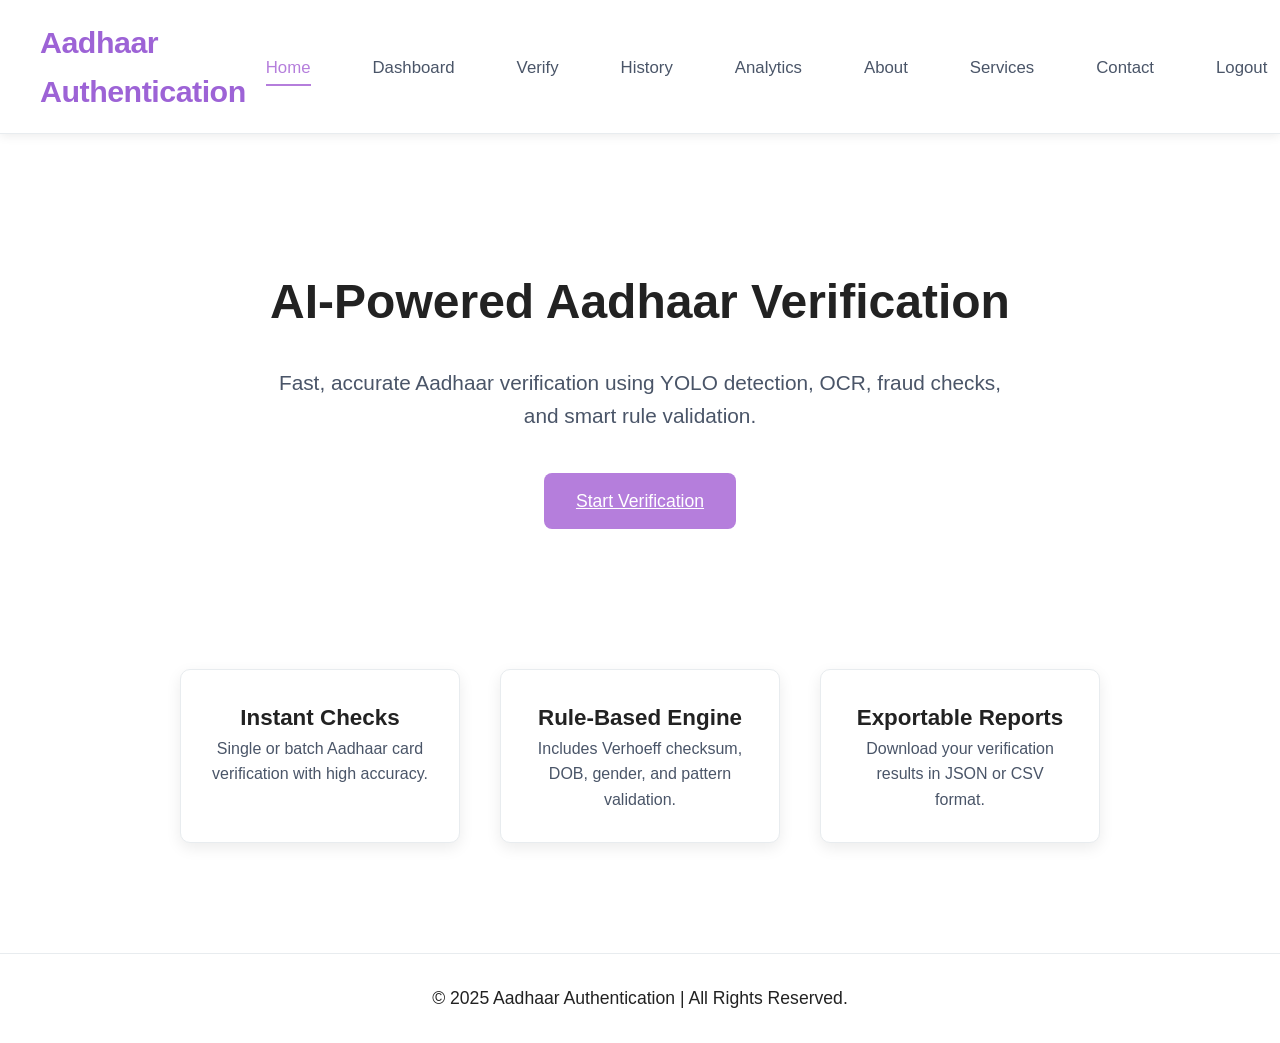
<file: AI-OCR-Document-Verification-main/frontend/index.html>
<!DOCTYPE html>
<html lang="en">

<head>
    <meta charset="UTF-8" />
    <meta name="viewport" content="width=device-width, initial-scale=1.0" />

    <title>Aadhaar Authentication - Home</title>

    <!-- PREVENT THEME FLASH -->
    <script>
        (function () {
            if (localStorage.getItem("theme") === "dark") {
                document.documentElement.classList.add("dark");
            }
        })();
    </script>

    <link rel="stylesheet" href="css/style.css" />
</head>

<body>

<!-- UNIVERSAL HEADER -->
<header>
    <h1 class="logo">Aadhaar Authentication</h1>

    <div class="header-right">
        <nav>
            <a href="index.html" id="nav-home">Home</a>
            <a href="dashboard.html" id="nav-dashboard">Dashboard</a>
            <a href="verify-enhanced.html" id="nav-verify">Verify</a>
            <a href="history.html" id="nav-history">History</a>
            <a href="analytics.html" id="nav-analytics">Analytics</a>
            <a href="about.html" id="nav-about">About</a>
            <a href="services.html" id="nav-services">Services</a>
            <a href="contact.html" id="nav-contact">Contact</a>
            <a id="logoutLink" href="#">Logout</a>
        </nav>

        <div class="theme-toggle">
            <button id="themeBtn" class="theme-btn">🌙</button>

            <div id="themeMenu" class="theme-menu hidden">
                <div class="theme-option" data-theme="light">☀️ Light Mode</div>
                <div class="theme-option" data-theme="dark">🌙 Dark Mode</div>
            </div>
        </div>
    </div>
</header>

<!-- AUTO HIGHLIGHT ACTIVE PAGE -->
<script>
    const page = window.location.pathname.split("/").pop();

    const navMap = {
        "index.html": "nav-home",
        "dashboard.html": "nav-dashboard",
        "verify-enhanced.html": "nav-verify",
        "history.html": "nav-history",
        "analytics.html": "nav-analytics",
        "about.html": "nav-about",
        "services.html": "nav-services",
        "contact.html": "nav-contact"
    };

    if (navMap[page]) {
        document.getElementById(navMap[page]).classList.add("active");
    }
</script>

<!-- MAIN CONTENT -->
<main class="main-content">

    <!-- HERO SECTION -->
    <section class="hero">
        <h2>AI-Powered Aadhaar Verification</h2>
        <p>Fast, accurate Aadhaar verification using YOLO detection, OCR, fraud checks, and smart rule validation.</p>
        <a href="services.html" class="btn">Start Verification</a>
    </section>

    <!-- FEATURES SECTION -->
    <section class="features">
        <div>
            <h3>Instant Checks</h3>
            <p>Single or batch Aadhaar card verification with high accuracy.</p>
        </div>

        <div>
            <h3>Rule-Based Engine</h3>
            <p>Includes Verhoeff checksum, DOB, gender, and pattern validation.</p>
        </div>

        <div>
            <h3>Exportable Reports</h3>
            <p>Download your verification results in JSON or CSV format.</p>
        </div>
    </section>

</main>

<!-- FOOTER -->
<footer>
    <p>© 2025 Aadhaar Authentication | All Rights Reserved.</p>
</footer>

<script src="js/script.js"></script>

</body>
</html>
</file>
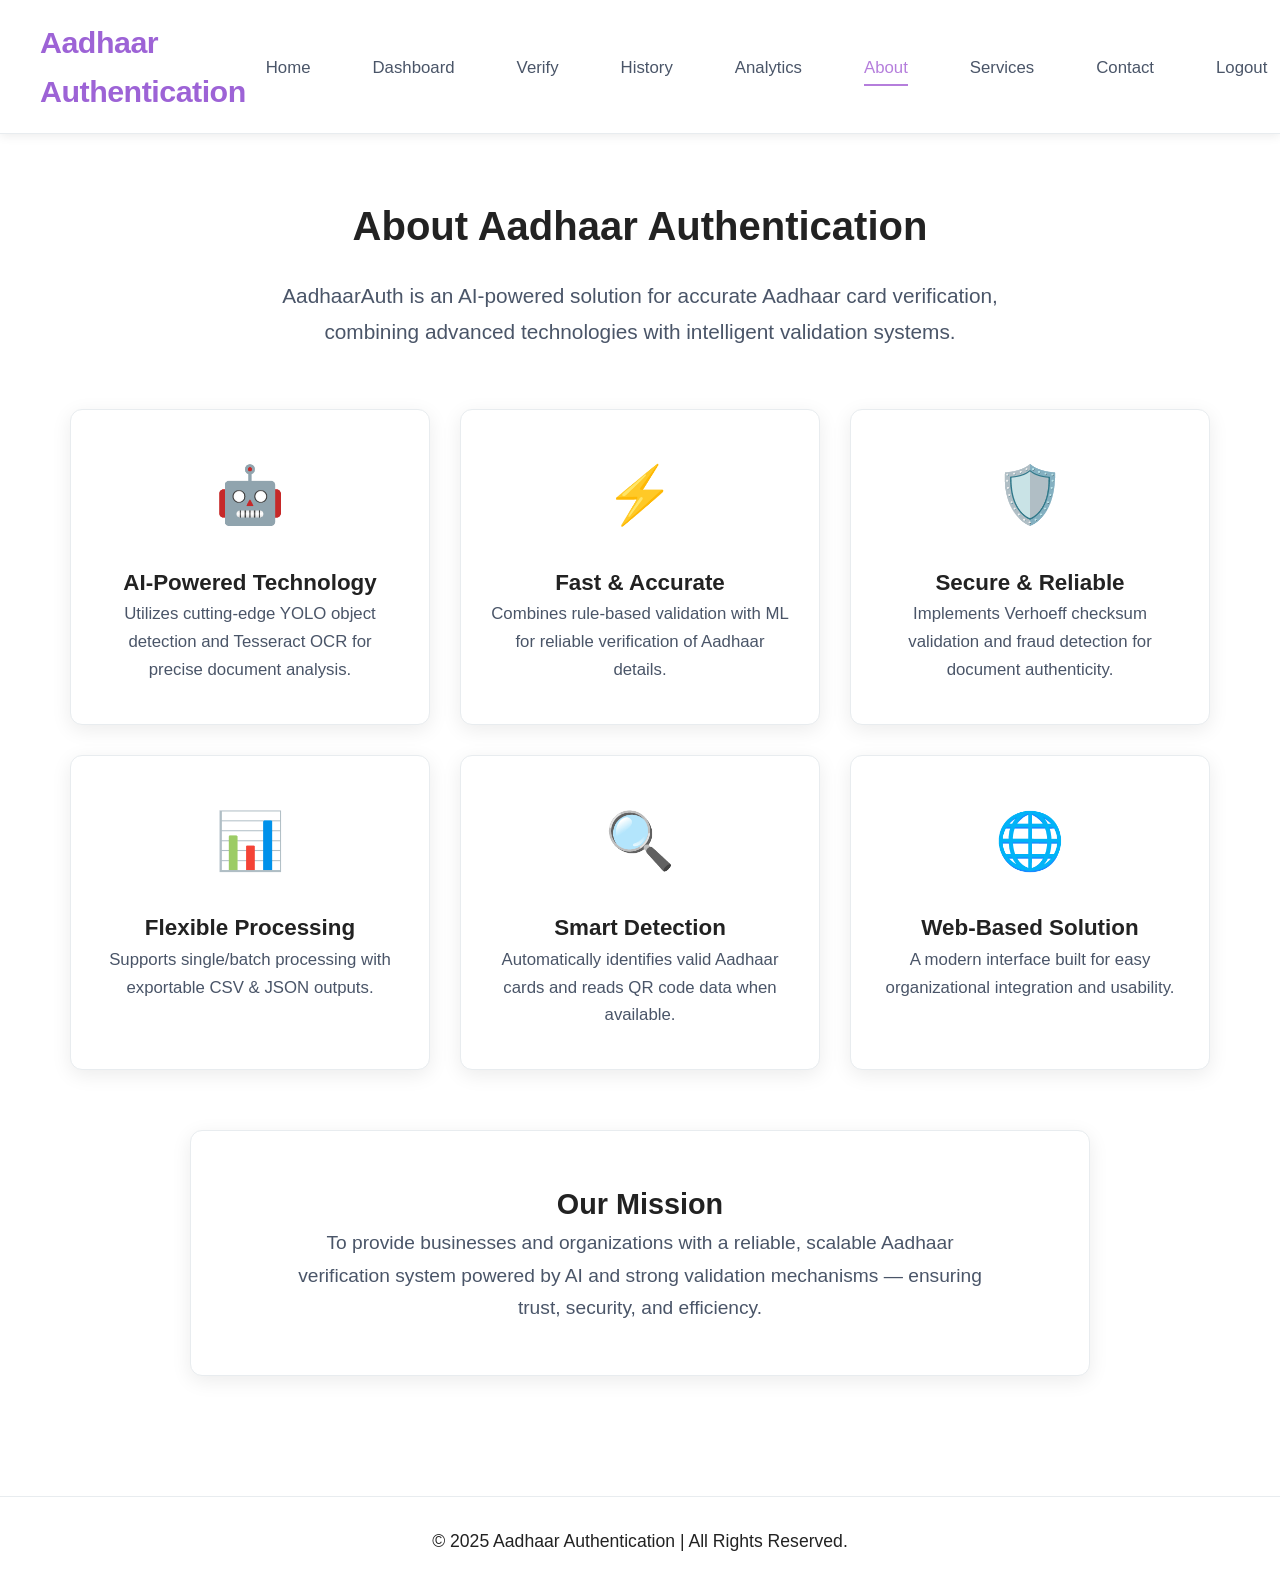
<file: AI-OCR-Document-Verification-main/frontend/about.html>
<!DOCTYPE html>
<html lang="en">

<head>
    <meta charset="UTF-8" />
    <meta name="viewport" content="width=device-width, initial-scale=1.0" />
    <title>About - Aadhaar Authentication</title>

    <!-- FIX FLICKER -->
    <script>
        (function () {
            if (localStorage.getItem("theme") === "dark") {
                document.documentElement.classList.add("dark");
            }
        })();
    </script>

    <link rel="stylesheet" href="css/style.css" />
</head>

<body>

<!-- UNIVERSAL HEADER -->
<header>
    <h1 class="logo">Aadhaar Authentication</h1>

    <div class="header-right">
        <nav>
            <a href="index.html" id="nav-home">Home</a>
            <a href="dashboard.html" id="nav-dashboard">Dashboard</a>
            <a href="verify-enhanced.html" id="nav-verify">Verify</a>
            <a href="history.html" id="nav-history">History</a>
            <a href="analytics.html" id="nav-analytics">Analytics</a>
            <a href="about.html" id="nav-about">About</a>
            <a href="services.html" id="nav-services">Services</a>
            <a href="contact.html" id="nav-contact">Contact</a>
            <a id="logoutLink" href="#">Logout</a>
        </nav>

        <div class="theme-toggle">
            <button id="themeBtn" class="theme-btn">🌙</button>
            <div id="themeMenu" class="theme-menu hidden">
                <div class="theme-option" data-theme="light">☀️ Light Mode</div>
                <div class="theme-option" data-theme="dark">🌙 Dark Mode</div>
            </div>
        </div>
    </div>
</header>

<!-- AUTO-ACTIVE NAV HIGHLIGHT -->
<script>
    const page = window.location.pathname.split("/").pop();

    const navMap = {
        "index.html": "nav-home",
        "dashboard.html": "nav-dashboard",
        "verify-enhanced.html": "nav-verify",
        "history.html": "nav-history",
        "analytics.html": "nav-analytics",
        "about.html": "nav-about",
        "services.html": "nav-services",
        "contact.html": "nav-contact"
    };

    if (navMap[page]) {
        document.getElementById(navMap[page]).classList.add("active");
    }
</script>

<!-- ABOUT SECTION -->
<section class="about">
    <h2>About Aadhaar Authentication</h2>

    <p class="about-intro">
        AadhaarAuth is an AI-powered solution for accurate Aadhaar card verification,
        combining advanced technologies with intelligent validation systems.
    </p>

    <!-- FEATURE CARDS -->
    <div class="about-cards">

        <div class="about-card">
            <div class="card-icon">🤖</div>
            <h3>AI-Powered Technology</h3>
            <p>Utilizes cutting-edge YOLO object detection and Tesseract OCR for precise document analysis.</p>
        </div>

        <div class="about-card">
            <div class="card-icon">⚡</div>
            <h3>Fast & Accurate</h3>
            <p>Combines rule-based validation with ML for reliable verification of Aadhaar details.</p>
        </div>

        <div class="about-card">
            <div class="card-icon">🛡️</div>
            <h3>Secure & Reliable</h3>
            <p>Implements Verhoeff checksum validation and fraud detection for document authenticity.</p>
        </div>

        <div class="about-card">
            <div class="card-icon">📊</div>
            <h3>Flexible Processing</h3>
            <p>Supports single/batch processing with exportable CSV & JSON outputs.</p>
        </div>

        <div class="about-card">
            <div class="card-icon">🔍</div>
            <h3>Smart Detection</h3>
            <p>Automatically identifies valid Aadhaar cards and reads QR code data when available.</p>
        </div>

        <div class="about-card">
            <div class="card-icon">🌐</div>
            <h3>Web-Based Solution</h3>
            <p>A modern interface built for easy organizational integration and usability.</p>
        </div>

    </div>

    <!-- MISSION SECTION -->
    <div class="about-mission">
        <h3>Our Mission</h3>
        <p>
            To provide businesses and organizations with a reliable, scalable Aadhaar verification system
            powered by AI and strong validation mechanisms — ensuring trust, security, and efficiency.
        </p>
    </div>
</section>

<!-- FOOTER -->
<footer>
    <p>© 2025 Aadhaar Authentication | All Rights Reserved.</p>
</footer>

<!-- MAIN JS -->
<script src="js/script.js"></script>

</body>
</html>
</file>
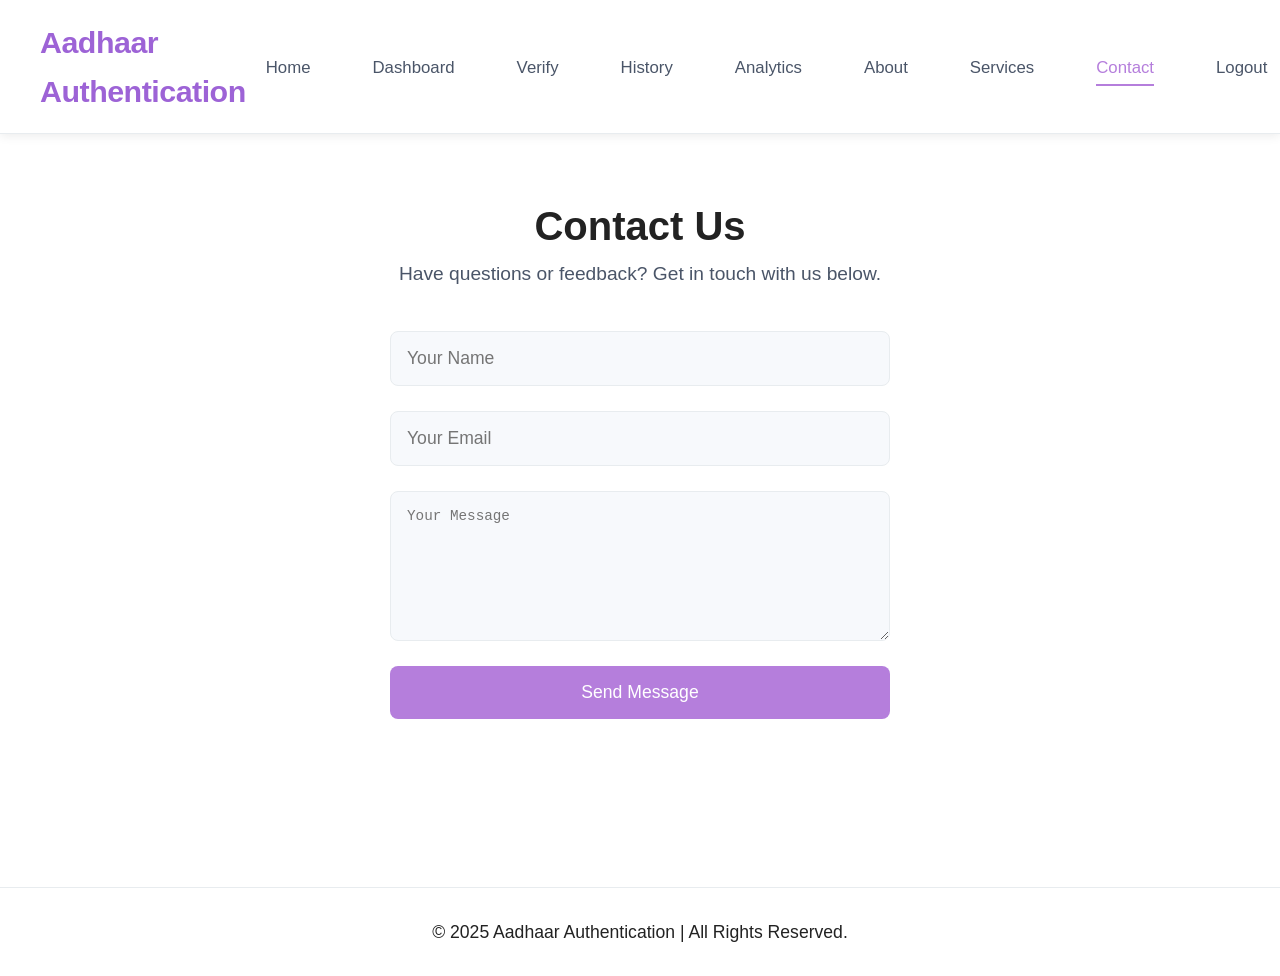
<file: AI-OCR-Document-Verification-main/frontend/contact.html>
<!DOCTYPE html>
<html lang="en">

<head>
    <meta charset="UTF-8" />
    <meta name="viewport" content="width=device-width, initial-scale=1.0" />
    <title>Contact - Aadhaar Authentication</title>

    <!-- APPLY SAVED THEME BEFORE RENDER -->
    <script>
        (function () {
            if (localStorage.getItem("theme") === "dark") {
                document.documentElement.classList.add("dark");
            }
        })();
    </script>

    <!-- ONLY ONE CSS -->
    <link rel="stylesheet" href="css/style.css" />
</head>

<body>

<!-- UNIVERSAL HEADER -->
<header>
    <h1 class="logo">Aadhaar Authentication</h1>

    <div class="header-right">
        <nav>
            <a href="index.html" id="nav-home">Home</a>
            <a href="dashboard.html" id="nav-dashboard">Dashboard</a>
            <a href="verify-enhanced.html" id="nav-verify">Verify</a>
            <a href="history.html" id="nav-history">History</a>
            <a href="analytics.html" id="nav-analytics">Analytics</a>
            <a href="about.html" id="nav-about">About</a>
            <a href="services.html" id="nav-services">Services</a>
            <a href="contact.html" id="nav-contact">Contact</a>
            <a id="logoutLink" href="#">Logout</a>
        </nav>

        <div class="theme-toggle">
            <button id="themeBtn" class="theme-btn">🌙</button>
            <div id="themeMenu" class="theme-menu hidden">
                <div class="theme-option" data-theme="light">☀️ Light Mode</div>
                <div class="theme-option" data-theme="dark">🌙 Dark Mode</div>
            </div>
        </div>
    </div>
</header>

<!-- AUTO-ACTIVE NAV HIGHLIGHT -->
<script>
    const page = window.location.pathname.split("/").pop();

    const navMap = {
        "index.html": "nav-home",
        "dashboard.html": "nav-dashboard",
        "verify-enhanced.html": "nav-verify",
        "history.html": "nav-history",
        "analytics.html": "nav-analytics",
        "about.html": "nav-about",
        "services.html": "nav-services",
        "contact.html": "nav-contact"
    };

    if (navMap[page]) {
        document.getElementById(navMap[page]).classList.add("active");
    }
</script>

<!-- CONTACT SECTION -->
<section class="contact">
    <h2>Contact Us</h2>
    <p>Have questions or feedback? Get in touch with us below.</p>

    <form id="contactForm">
        <input type="text" id="name" placeholder="Your Name" required />
        <input type="email" id="email" placeholder="Your Email" required />
        <textarea id="message" placeholder="Your Message" required></textarea>
        <button type="submit" class="btn">Send Message</button>
    </form>

    <div id="formResponse"></div>
</section>

<!-- FOOTER -->
<footer>
    <p>© 2025 Aadhaar Authentication | All Rights Reserved.</p>
</footer>

<!-- MAIN JS -->
<script src="js/script.js"></script>

</body>
</html>
</file>
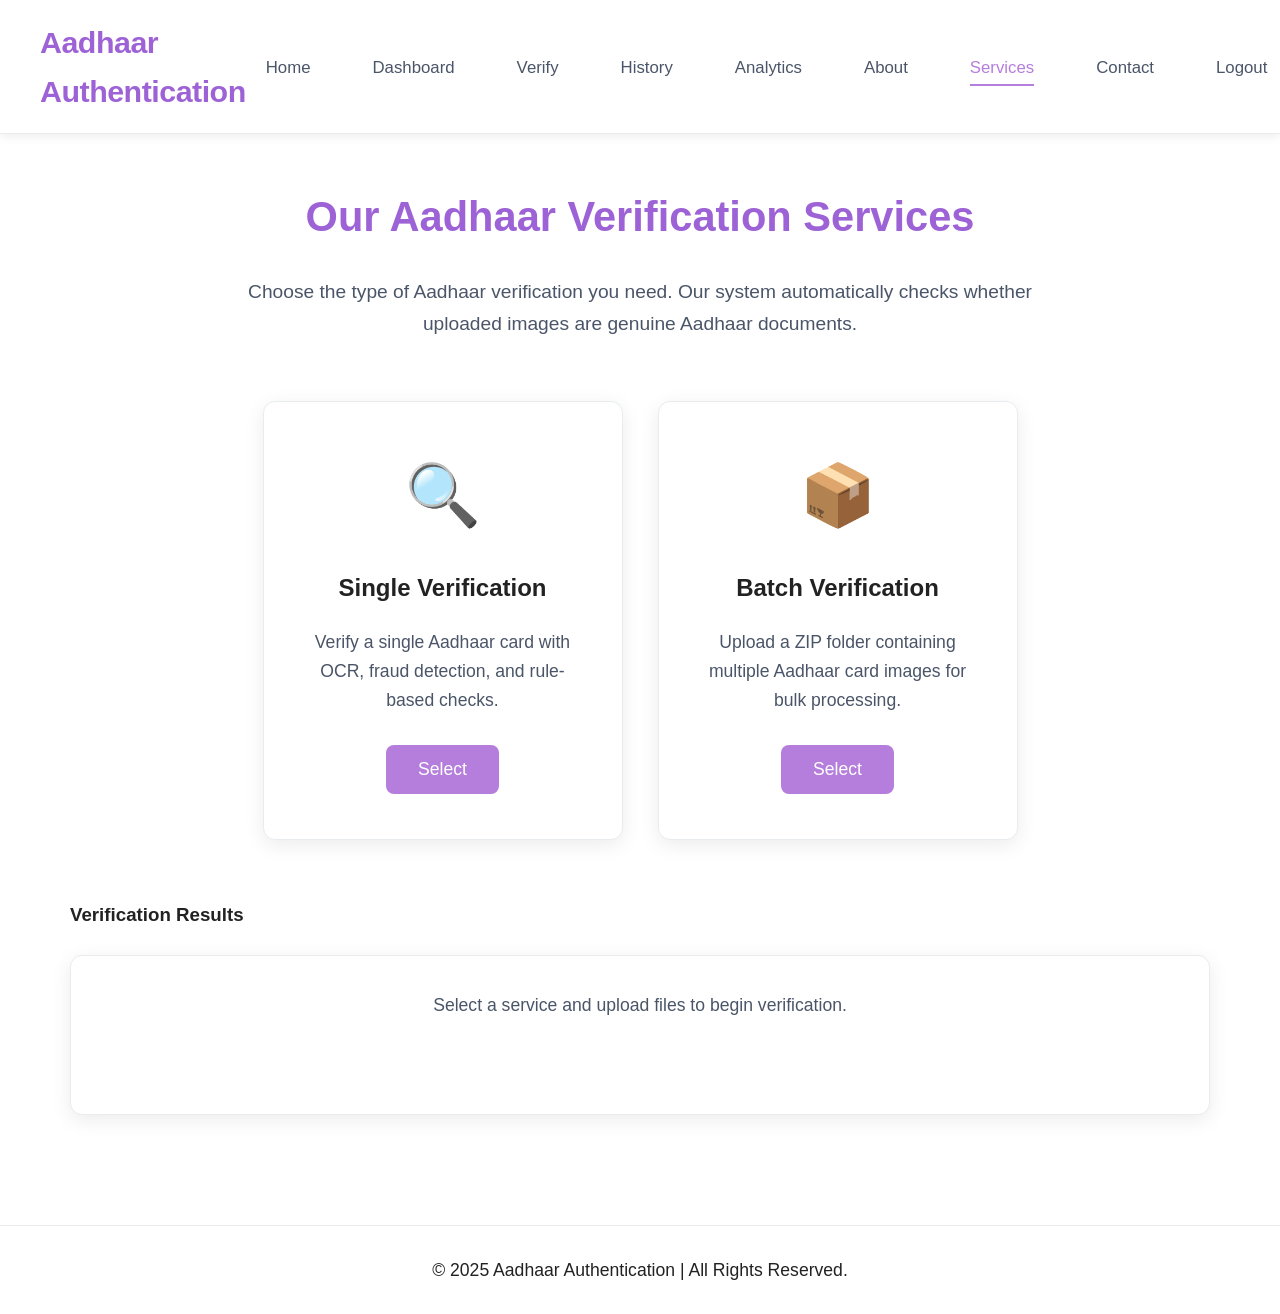
<file: AI-OCR-Document-Verification-main/frontend/services.html>
<!DOCTYPE html>
<html lang="en">

<head>
    <meta charset="UTF-8" />
    <meta name="viewport" content="width=device-width, initial-scale=1.0" />
    <title>Services - Aadhaar Authentication</title>

    <!-- FIX FLICKER -->
    <script>
        (function () {
            if (localStorage.getItem("theme") === "dark") {
                document.documentElement.classList.add("dark");
            }
        })();
    </script>

    <link rel="stylesheet" href="css/style.css" />
</head>

<body>

<!-- UNIVERSAL HEADER -->
<header>
    <h1 class="logo">Aadhaar Authentication</h1>

    <div class="header-right">
        <nav>
            <a href="index.html" id="nav-home">Home</a>
            <a href="dashboard.html" id="nav-dashboard">Dashboard</a>
            <a href="verify-enhanced.html" id="nav-verify">Verify</a>
            <a href="history.html" id="nav-history">History</a>
            <a href="analytics.html" id="nav-analytics">Analytics</a>
            <a href="about.html" id="nav-about">About</a>
            <a href="services.html" id="nav-services">Services</a>
            <a href="contact.html" id="nav-contact">Contact</a>
            <a id="logoutLink" href="#">Logout</a>
        </nav>

        <div class="theme-toggle">
            <button id="themeBtn" class="theme-btn">🌙</button>

            <div id="themeMenu" class="theme-menu hidden">
                <div class="theme-option" data-theme="light">☀️ Light Mode</div>
                <div class="theme-option" data-theme="dark">🌙 Dark Mode</div>
            </div>
        </div>
    </div>
</header>

<!-- AUTO ACTIVE HIGHLIGHT -->
<script>
    const page = window.location.pathname.split("/").pop();

    const navMap = {
        "index.html": "nav-home",
        "dashboard.html": "nav-dashboard",
        "verify-enhanced.html": "nav-verify",
        "history.html": "nav-history",
        "analytics.html": "nav-analytics",
        "about.html": "nav-about",
        "services.html": "nav-services",
        "contact.html": "nav-contact"
    };

    if (navMap[page]) {
        document.getElementById(navMap[page]).classList.add("active");
    }
</script>

<!-- MAIN CONTENT -->
<main class="main-content">

    <!-- SERVICES INTRO -->
    <section class="services-intro">
        <h2>Our Aadhaar Verification Services</h2>
        <p>
            Choose the type of Aadhaar verification you need.
            Our system automatically checks whether uploaded images are genuine Aadhaar documents.
        </p>
    </section>

    <!-- SERVICE CARDS -->
    <div class="service-cards">

        <div class="service-card" data-service="single">
            <div class="service-icon">🔍</div>
            <h3>Single Verification</h3>
            <p>Verify a single Aadhaar card with OCR, fraud detection, and rule-based checks.</p>
            <button class="btn">Select</button>
        </div>

        <div class="service-card" data-service="batch">
            <div class="service-icon">📦</div>
            <h3>Batch Verification</h3>
            <p>Upload a ZIP folder containing multiple Aadhaar card images for bulk processing.</p>
            <button class="btn">Select</button>
        </div>

    </div>

    <!-- UPLOAD SECTION -->
    <section class="upload-section" id="uploadSection" style="display: none;">

        <h3 id="uploadTitle">Single Aadhaar Verification</h3>
        <p id="uploadDescription">
            Upload Aadhaar front/back images. The system automatically checks document authenticity.
        </p>

        <div class="service-buttons">
            <button id="singleBtn" class="btn active">Single Verification</button>
            <button id="batchBtn" class="btn">Batch Verification</button>
        </div>

        <form id="verifyForm">

            <!-- SINGLE UPLOAD -->
            <div id="singleUpload">
                <div class="form-group">
                    <label for="front">Aadhaar Front Image *</label>
                    <input type="file" id="front" name="front" accept=".jpg,.jpeg,.png" required />
                    <p class="note">Upload the front side of the Aadhaar card.</p>
                </div>

                <div class="form-group">
                    <label for="back">Aadhaar Back Image (Optional)</label>
                    <input type="file" id="back" name="back" accept=".jpg,.jpeg,.png" />
                    <p class="note">Back side contains address + QR data.</p>
                </div>
            </div>

            <!-- BATCH UPLOAD -->
            <div id="batchUpload" style="display: none;">
                <div class="form-group">
                    <label for="zip">Batch ZIP File *</label>
                    <input type="file" id="zip" name="zip" accept=".zip" />
                </div>
                <p class="note">Upload a ZIP containing Aadhaar images.</p>
            </div>

            <!-- QR CHECK OPTION -->
            <div class="form-group">
                <label>
                    <input type="checkbox" name="qr">
                    Enable QR Code Check
                </label>
            </div>

            <button type="submit" class="btn">Run Verification</button>
        </form>

        <div class="loader" id="loadingSpinner"></div>
    </section>

    <!-- RESULTS -->
    <h3 style="margin-top: 40px;">Verification Results</h3>

    <div id="verificationResults" class="result-container">
        <p id="defaultResultMessage">
            Select a service and upload files to begin verification.
        </p>
    </div>

</main>

<!-- MODAL -->
<div id="resultModal" class="modal">
    <div class="modal-content-wrapper">
        <span class="close-btn" id="closeModal">&times;</span>
        <div id="modalContent"></div>
    </div>
</div>

<!-- FOOTER -->
<footer>
    <p>© 2025 Aadhaar Authentication | All Rights Reserved.</p>
</footer>

<script src="js/script.js"></script>

</body>
</html>
</file>
<file: AI-OCR-Document-Verification-main/frontend/css/style.css>
/* =========================================================
   THEME VARIABLES — LAVENDER PURPLE THEME (Part 1)
   ========================================================= */
:root {
    --bg: #ffffff;
    --bg-soft: #f7f9fc;

    --text: #222;
    --text-light: #4a5568;

    --card-bg: #ffffff;
    --border: #e8ecef;

    --accent: #B57EDC;
    --accent-dark: #9D63D6;
    --accent-hover: #C79AF0;

    --shadow: rgba(0,0,0,0.08);
    --shadow-strong: rgba(0,0,0,0.12);
}

/* DARK MODE */
.dark {
    --bg: #0d0d0d;
    --bg-soft: #111;

    --text: #eaeaea;
    --text-light: #bbbbbb;

    --card-bg: #161616;
    --border: #2a2a2a;

    --accent: #D3B9FF;
    --accent-dark: #6126d0;
    --accent-hover: #E7D5FF;

    --shadow: rgba(255,255,255,0.05);
    --shadow-strong: rgba(255,255,255,0.10);
}

/* RESET */
* {
    margin: 0;
    padding: 0;
    box-sizing: border-box;
}

/* BASE */
body {
    font-family: 'Segoe UI', Tahoma, Geneva, Verdana, sans-serif;
    background: var(--bg);
    color: var(--text);
    line-height: 1.6;
    font-weight: 400;
    margin: 0;
}

/* HEADER */
header {
    background: var(--card-bg);
    padding: 18px 40px;
    display: flex;
    justify-content: space-between;
    align-items: center;
    border-bottom: 1px solid var(--border);
    box-shadow: 0 2px 15px var(--shadow);
    position: sticky;
    top: 0;
    z-index: 100;
}

.logo {
    font-weight: 700;
    font-size: 1.9em;
    color: var(--accent-dark);
    letter-spacing: -0.5px;
}

/* NAVIGATION */
nav a {
    margin: 0 20px;
    text-decoration: none;
    color: var(--text-light);
    font-weight: 500;
    font-size: 1.1em;
    position: relative;
    transition: all 0.3s ease;
    padding: 8px 0;
}

nav a::after {
    content: '';
    width: 0;
    height: 2px;
    position: absolute;
    bottom: 0;
    left: 0;
    background-color: var(--accent);
    transition: width 0.3s ease;
}

nav a.active,
nav a:hover {
    color: var(--accent);
}

nav a.active::after,
nav a:hover::after {
    width: 100%;
}

/* HEADER RIGHT (NAV + THEME BUTTON) */
.header-right {
    display: flex;
    align-items: center;
    gap: 25px;
    margin-left: auto;
}

/* THEME TOGGLE */
.theme-toggle {
    position: relative;
    display: flex;
    align-items: center;
}

.theme-btn {
    width: 38px;
    height: 38px;
    border-radius: 50%;
    border: 1px solid var(--border);
    background: var(--card-bg);
    color: var(--text);
    cursor: pointer;
    font-size: 18px;
}

/* THEME MENU */
.theme-menu {
    position: absolute;
    top: 48px;
    right: 0;
    background: var(--card-bg);
    border: 1px solid var(--border);
    border-radius: 8px;
    width: 150px;
    box-shadow: 0 4px 15px var(--shadow);
    z-index: 200;
}

.theme-option {
    padding: 10px 14px;
    cursor: pointer;
    color: var(--text);
    font-size: 14px;
}

.theme-option:hover {
    background: var(--bg-soft);
}

/* UTIL */
.hidden {
    display: none !important;
}

/* MAIN CONTENT */
.main-content {
    padding: 50px 30px;
    max-width: 1200px;
    margin: 0 auto;
}

/* SERVICES INTRO */
.services-intro {
    text-align: center;
    margin-bottom: 60px;
    padding: 0 20px;
}

.services-intro h2 {
    font-size: 2.6em;
    margin-bottom: 25px;
    color: var(--accent-dark);
    font-weight: 600;
}

.services-intro p {
    font-size: 1.2em;
    color: var(--text-light);
    max-width: 800px;
    margin: 0 auto;
    line-height: 1.7;
}

/* SERVICE CARDS */
.service-cards {
    display: flex;
    justify-content: center;
    gap: 35px;
    flex-wrap: wrap;
    margin-bottom: 60px;
}

.service-card {
    background: var(--card-bg);
    padding: 45px 35px;
    border-radius: 12px;
    width: 360px;
    text-align: center;
    box-shadow: 0 5px 20px var(--shadow);
    border: 1px solid var(--border);
    transition: 0.3s ease;
    position: relative;
    overflow: hidden;
}

.service-card::before {
    content: '';
    height: 4px;
    width: 100%;
    background: linear-gradient(90deg, var(--accent), var(--accent-hover));
    position: absolute;
    top: 0;
    left: 0;
    transform: scaleX(0);
    transform-origin: left;
    transition: transform 0.3s ease;
}

.service-card:hover::before {
    transform: scaleX(1);
}

.service-card:hover {
    transform: translateY(-8px);
    box-shadow: 0 12px 30px var(--shadow-strong);
}

.service-icon {
    font-size: 3.8em;
    margin-bottom: 25px;
}

.service-card h3 {
    font-size: 1.5em;
    font-weight: 600;
    color: var(--text);
    margin-bottom: 20px;
}

.service-card p {
    color: var(--text-light);
    font-size: 1.1em;
    margin-bottom: 30px;
    line-height: 1.65;
}

/* BUTTONS */
.btn {
    display: inline-block;
    padding: 14px 32px;
    background: var(--accent);
    color: white;
    border-radius: 8px;
    border: none;
    cursor: pointer;
    transition: 0.3s ease;
    font-size: 1.1em;
}

.btn:hover {
    background: var(--accent-dark);
    transform: translateY(-2px);
}
/* =========================================================
   UPLOAD SECTION
   ========================================================= */
.upload-section {
    background: var(--card-bg);
    padding: 45px;
    border-radius: 12px;
    border: 1px solid var(--border);
    box-shadow: 0 5px 20px var(--shadow);
    margin-bottom: 45px;
}

.upload-section h3 {
    font-size: 1.8em;
    font-weight: 600;
    color: var(--text);
    margin-bottom: 18px;
}

.upload-section > p {
    font-size: 1.1em;
    color: var(--text-light);
    margin-bottom: 35px;
    line-height: 1.7;
}

/* SERVICE BUTTON GROUP */
.service-buttons {
    margin: 35px 0;
    text-align: center;
}

.service-buttons button {
    padding: 16px 38px;
    background: var(--accent);
    color: white;
    border-radius: 8px;
    cursor: pointer;
    font-size: 1.1em;
    border: none;
    transition: 0.3s ease;
    margin: 0 15px;
}

.service-buttons button:hover {
    background: var(--accent-dark);
    transform: translateY(-2px);
}

.service-buttons button.active {
    background: var(--accent-dark);
}

/* FORM */
form {
    margin-top: 35px;
}

.form-group {
    margin-bottom: 28px;
}

.form-group label {
    display: block;
    margin-bottom: 10px;
    font-weight: 600;
    font-size: 1.1em;
    color: var(--text);
}

.form-group input[type="file"] {
    width: 100%;
    padding: 14px;
    border: 1.5px solid var(--border);
    border-radius: 8px;
    background: var(--bg-soft);
    transition: 0.3s ease;
    color: var(--text);
}

.form-group input[type="file"]:focus {
    border-color: var(--accent);
    background: var(--card-bg);
    box-shadow: 0 0 0 3px var(--accent-hover);
}

.form-group input[type="checkbox"] {
    transform: scale(1.3);
    margin-right: 12px;
}

/* QR checkbox label */
#qrCheckboxContainer label {
    font-size: 1.1em;
    display: flex;
    align-items: center;
    cursor: pointer;
    color: var(--text);
}

.note {
    font-size: 0.95em;
    color: var(--text-light);
    margin-top: 10px;
}

/* UPLOAD AREAS */
#singleUpload,
#batchUpload {
    margin: 30px 0;
    padding: 25px;
    background: var(--bg-soft);
    border-radius: 10px;
    border: 1px solid var(--border);
}

/* RESULT CONTAINER */
.result-container {
    background: var(--card-bg);
    padding: 35px;
    border-radius: 12px;
    box-shadow: 0 5px 20px var(--shadow);
    min-height: 160px;
    margin-top: 25px;
    border: 1px solid var(--border);
}

#defaultResultMessage {
    color: var(--text-light);
    text-align: center;
    font-size: 1.1em;
}

/* MODAL */
.modal {
    display: none;
    position: fixed;
    inset: 0;
    background: rgba(0,0,0,0.5);
    backdrop-filter: blur(8px);
    z-index: 1000;
}

.modal-content-wrapper {
    background: var(--card-bg);
    margin: 5% auto;
    padding: 35px;
    border-radius: 12px;
    width: 90%;
    max-width: 600px;
    position: relative;
    border: 1px solid var(--border);
    box-shadow: 0 15px 40px var(--shadow-strong);
}

.close-btn {
    position: absolute;
    right: 20px;
    top: 15px;
    font-size: 30px;
    cursor: pointer;
    color: var(--text-light);
    transition: 0.3s ease;
}
.close-btn:hover {
    color: var(--text);
}

/* LOADER */
.loader {
    border: 4px solid #ddd;
    border-top: 4px solid var(--accent);
    border-radius: 50%;
    width: 50px;
    height: 50px;
    animation: spin 1s linear infinite;
    margin: 30px auto;
    display: none;
}

@keyframes spin {
    0% { transform: rotate(0deg); }
    100% { transform: rotate(360deg); }
}

/* FOOTER */
footer {
    background: var(--card-bg);
    text-align: center;
    padding: 30px;
    border-top: 1px solid var(--border);
    margin-top: 60px;
    color: var(--text-light);
}

footer p {
    font-size: 1.1em;
}

/* HERO SECTION */
.hero {
    text-align: center;
    padding: 80px 20px;
    max-width: 800px;
    margin: 0 auto;
}

.hero h2 {
    font-size: 3em;
    margin-bottom: 25px;
    color: var(--text);
}

.hero p {
    font-size: 1.3em;
    margin-bottom: 40px;
    color: var(--text-light);
}

.features {
    display: flex;
    justify-content: center;
    gap: 40px;
    margin-top: 60px;
    flex-wrap: wrap;
}

.features div {
    max-width: 280px;
    padding: 30px;
    background: var(--card-bg);
    text-align: center;
    border-radius: 10px;
    border: 1px solid var(--border);
    box-shadow: 0 5px 15px var(--shadow);
    transition: 0.3s ease;
}

.features div:hover {
    transform: translateY(-5px);
}

.features h3 {
    font-size: 1.4em;
    font-weight: 600;
    color: var(--text);
}

.features p {
    color: var(--text-light);
    line-height: 1.6;
}
/* =========================================================
   ABOUT PAGE
   ========================================================= */
.about {
    max-width: 1200px;
    margin: 0 auto;
    padding: 60px 30px;
}

.about h2 {
    font-size: 2.5em;
    margin-bottom: 20px;
    font-weight: 600;
    text-align: center;
    color: var(--text);
}

.about-intro {
    font-size: 1.3em;
    color: var(--text-light);
    line-height: 1.7;
    text-align: center;
    max-width: 800px;
    margin: 0 auto 60px;
}

/* ABOUT CARD GRID */
.about-cards {
    display: grid;
    grid-template-columns: repeat(auto-fit, minmax(350px, 1fr));
    gap: 30px;
    margin-bottom: 60px;
}

.about-card {
    background: var(--card-bg);
    padding: 40px 30px;
    border-radius: 12px;
    border: 1px solid var(--border);
    box-shadow: 0 5px 20px var(--shadow);
    text-align: center;
    transition: 0.25s ease;
    position: relative;
    overflow: hidden;
}

.about-card::before {
    content: "";
    position: absolute;
    top: 0;
    left: 0;
    height: 4px;
    width: 100%;
    background: linear-gradient(90deg, var(--accent), var(--accent-hover));
    transform: scaleX(0);
    transform-origin: left;
    transition: 0.3s ease;
}

.about-card:hover::before {
    transform: scaleX(1);
}

.about-card:hover {
    transform: translateY(-8px);
    box-shadow: 0 12px 30px var(--shadow-strong);
}

.card-icon {
    font-size: 3.5em;
    margin-bottom: 25px;
    color: var(--accent);
}

.about-card h3 {
    font-size: 1.4em;
    font-weight: 600;
    color: var(--text);
}

.about-card p {
    color: var(--text-light);
    font-size: 1.05em;
    line-height: 1.65;
}

/* Mission Box */
.about-mission {
    background: var(--card-bg);
    padding: 50px;
    border-radius: 12px;
    text-align: center;
    border: 1px solid var(--border);
    box-shadow: 0 5px 20px var(--shadow);
    max-width: 900px;
    margin: 0 auto;
}

.about-mission h3 {
    font-size: 1.8em;
    font-weight: 600;
    color: var(--text);
}

.about-mission p {
    font-size: 1.2em;
    color: var(--text-light);
    max-width: 700px;
    margin: 0 auto;
    line-height: 1.7;
}

/* Responsive */
@media (max-width: 768px) {
    .about {
        padding: 40px 20px;
    }
    .about-intro {
        font-size: 1.2em;
    }
    .about-card {
        padding: 30px 25px;
    }
}

/* =========================================================
   CONTACT PAGE
   ========================================================= */
.contact {
    max-width: 700px;
    margin: 0 auto;
    padding: 60px 30px;
    text-align: center;
}

.contact h2 {
    font-size: 2.5em;
    font-weight: 600;
    color: var(--text);
}

.contact > p {
    font-size: 1.2em;
    line-height: 1.7;
    color: var(--text-light);
    margin-bottom: 40px;
}

#contactForm {
    display: flex;
    flex-direction: column;
    gap: 25px;
    max-width: 500px;
    margin: 0 auto;
}

#contactForm input,
#contactForm textarea {
    padding: 16px;
    border: 1.5px solid var(--border);
    border-radius: 8px;
    background: var(--bg-soft);
    color: var(--text);
    font-size: 1.1em;
    transition: 0.3s ease;
}

#contactForm textarea {
    min-height: 150px;
    resize: vertical;
}

#contactForm input:focus,
#contactForm textarea:focus {
    border-color: var(--accent);
    background: var(--card-bg);
    box-shadow: 0 0 0 3px var(--accent-hover);
}

#contactForm button {
    padding: 16px;
    background: var(--accent);
    border: none;
    border-radius: 8px;
    color: white;
    font-size: 1.1em;
    font-weight: 500;
    cursor: pointer;
    transition: 0.3s ease;
}

#contactForm button:hover {
    background: var(--accent-dark);
    transform: translateY(-2px);
}

#formResponse {
    margin-top: 20px;
    padding: 14px;
    border-radius: 8px;
    font-weight: 500;
}

/* =========================================================
   HISTORY PAGE
   ========================================================= */
.history-item {
    padding: 14px 18px;
    background: var(--card-bg);
    border: 1px solid var(--border);
    border-radius: 12px;
    margin-bottom: 12px;
    color: var(--text);
    box-shadow: 0 4px 15px var(--shadow);
    transition: 0.3s ease;
}

.history-item:hover {
    transform: translateY(-3px);
    box-shadow: 0 8px 20px var(--shadow-strong);
}

/* =========================================================
   DOWNLOAD MODAL + BUTTONS
   ========================================================= */
.download-modal {
    position: fixed;
    inset: 0;
    background: rgba(0,0,0,0.55);
    display: flex;
    justify-content: center;
    align-items: center;
    backdrop-filter: blur(5px);
    z-index: 2000;
}

.download-box {
    background: var(--card-bg);
    border: 1px solid var(--border);
    padding: 30px;
    border-radius: 14px;
    max-width: 420px;
    width: 90%;
    text-align: center;
    box-shadow: 0 10px 35px var(--shadow-strong);
}

.download-btn {
    padding: 12px 22px;
    border-radius: 8px;
    border: none;
    cursor: pointer;
    margin: 6px;
    font-weight: 600;
    color: white;
    transition: 0.25s ease;
}

.download-btn.json {
    background: #d40000;
}
.download-btn.json:hover {
    background: #b30000;
}

.download-btn.csv {
    background: #0078d4;
}
.download-btn.csv:hover {
    background: #006abc;
}

/* =========================================================
   IMAGE PREVIEW
   ========================================================= */
.img-preview {
    width: 220px;
    height: 150px;
    border: 2px dashed var(--border);
    background: var(--bg-soft);
    border-radius: 12px;
    box-shadow: 0 4px 12px var(--shadow);
    display: flex;
    justify-content: center;
    align-items: center;
    overflow: hidden;
    margin-top: 10px;
}

.preview-img {
    width: 100%;
    height: auto;
    max-height: 140px;
    border-radius: 10px;
}

/* =========================================================
   RISK TAGS
   ========================================================= */
.risk-low-tag {
    background: rgba(40,167,69,0.25);
    color: #28a745;
    padding: 4px 12px;
    border-radius: 20px;
}
.risk-medium-tag {
    background: rgba(255,193,7,0.25);
    color: #ffc107;
    padding: 4px 12px;
    border-radius: 20px;
}
.risk-high-tag {
    background: rgba(220,53,69,0.25);
    color: #dc3545;
    padding: 4px 12px;
    border-radius: 20px;
}

/* =========================================================
   UTILITY
   ========================================================= */
.hidden { display: none !important; }

.text-center { text-align: center; }
.mt-20 { margin-top: 20px; }
.mb-20 { margin-bottom: 20px; }
/* =========================================================
   DASHBOARD PAGE
   ========================================================= */

.dashboard-container {
    max-width: 1200px;
    margin: 40px auto;
    padding: 0 20px;
}

.dashboard-cards {
    display: grid;
    grid-template-columns: repeat(auto-fit, minmax(260px, 1fr));
    gap: 25px;
    margin-top: 25px;
}

.dashboard-card {
    background: var(--card-bg);
    border: 1px solid var(--border);
    border-radius: 12px;
    padding: 25px;
    box-shadow: 0 4px 15px var(--shadow);
    transition: 0.3s ease;
}

.dashboard-card:hover {
    transform: translateY(-4px);
    box-shadow: 0 8px 20px var(--shadow-strong);
}

.dashboard-card h3 {
    font-size: 1.4em;
    font-weight: 600;
    margin-bottom: 12px;
    color: var(--text);
}

.dashboard-card p {
    color: var(--text-light);
    font-size: 1.1em;
}

/* =========================================================
   ANALYTICS PAGE
   ========================================================= */

.analytics-container {
    max-width: 1200px;
    margin: 0 auto;
    padding: 40px 20px;
}

.chart-box {
    background: var(--card-bg);
    padding: 25px;
    border-radius: 14px;
    border: 1px solid var(--border);
    box-shadow: 0 5px 20px var(--shadow);
    margin-bottom: 25px;
}

.chart-box h3 {
    font-size: 1.3em;
    font-weight: 600;
    margin-bottom: 15px;
    color: var(--text);
}

/* =========================================================
   VERIFY RESULTS — SINGLE / BATCH
   ========================================================= */

.result-card {
    background: var(--card-bg);
    border: 1px solid var(--border);
    padding: 25px;
    border-radius: 12px;
    box-shadow: 0 4px 15px var(--shadow);
    margin-top: 20px;
}

.result-card.success {
    border-left: 5px solid #28a745;
}

.result-card.error {
    border-left: 5px solid #d40000;
}

.result-card.info {
    border-left: 5px solid var(--accent);
}

.detail-item {
    padding: 6px 0;
    display: flex;
    justify-content: space-between;
    color: var(--text);
}

/* Table for Batch Results */
.batch-table {
    width: 100%;
    border-collapse: collapse;
    margin-top: 12px;
}

.batch-table th,
.batch-table td {
    padding: 10px 12px;
    text-align: left;
    border-bottom: 1px solid var(--border);
    color: var(--text);
}

.batch-table th {
    background: var(--bg-soft);
    font-weight: 600;
}

.batch-box {
    text-align: center;
    background: var(--bg-soft);
    padding: 18px 0;
    border-radius: 10px;
    border: 1px solid var(--border);
    font-size: 1.1em;
    color: var(--text);
}

/* =========================================================
   NON–AADHAAR RESULT BOX
   ========================================================= */

.non-aadhaar-alert {
    background: var(--card-bg);
    padding: 25px;
    border-radius: 12px;
    border-left: 5px solid #d40000;
    box-shadow: 0 4px 15px var(--shadow);
}

.non-aadhaar-alert h4 {
    font-size: 1.3em;
    font-weight: 600;
    color: #d40000;
}

.conf-box {
    margin: 12px 0;
}

.conf-bar {
    width: 100%;
    height: 10px;
    background: var(--border);
    border-radius: 6px;
}

.conf-fill {
    height: 100%;
    border-radius: 6px;
}

/* =========================================================
   MODAL (Result Modal)
   ========================================================= */

.modal {
    display: none;
    position: fixed;
    inset: 0;
    background: rgba(0,0,0,0.5);
    backdrop-filter: blur(8px);
    z-index: 1000;
}

.modal-content-wrapper {
    background: var(--card-bg);
    border: 1px solid var(--border);
    box-shadow: 0 15px 40px var(--shadow-strong);
    padding: 35px;
    max-width: 600px;
    width: 90%;
    margin: 5% auto;
    border-radius: 12px;
    position: relative;
}

.close-btn {
    font-size: 30px;
    position: absolute;
    right: 20px;
    top: 15px;
    cursor: pointer;
    color: var(--text-light);
    transition: 0.25s ease;
}

.close-btn:hover {
    color: var(--text);
}

/* =========================================================
   FINAL GLOBAL CLEANUP
   ========================================================= */

/* All text inherits theme colors */
body, p, label, span, h1, h2, h3, h4, h5, h6 {
    color: var(--text);
}

/* Light text */
.text-light,
#defaultResultMessage,
.note {
    color: var(--text-light);
}

/* Fix shadows everywhere */
* {
    box-sizing: border-box;
}

/* Scroll smooth */
html {
    scroll-behavior: smooth;
}

/* Prevent highlight flickers */
::selection {
    background: var(--accent);
    color: white;
}
/* ========================================================================
   FILE-2 COMPONENTS — SAFE VERSION (NO OVERRIDES TO MAIN FILE)
   ======================================================================== */

/* ----------------------------- TOAST ------------------------------ */
.toast {
    position: fixed;
    bottom: -50px;
    left: 50%;
    transform: translateX(-50%);
    background: var(--accent-dark);
    color: #fff;
    padding: 12px 18px;
    border-radius: 8px;
    opacity: 0;
    transition: all .35s ease;
    z-index: 9999;
    font-size: 0.95em;
    box-shadow: 0 4px 12px var(--shadow-strong);
}

.toast.show {
    bottom: 25px;
    opacity: 1;
}

.toast-success { background: #28a745 !important; }
.toast-error   { background: #d40000 !important; }
.toast-info    { background: var(--accent-dark) !important; }

/* -------------------------- IMAGE PREVIEW -------------------------- */
.img-preview {
    width: 220px;
    height: 150px;
    margin-top: 12px;
    border: 2px dashed var(--border);
    background: var(--bg-soft);
    display: flex;
    align-items: center;
    justify-content: center;
    border-radius: 12px;
    box-shadow: 0 4px 12px var(--shadow);
    overflow: hidden;
}

.preview-img {
    width: 100%;
    max-height: 140px;
    height: auto;
    border-radius: 10px;
}

/* --------------------------- HISTORY ITEM -------------------------- */
.history-item {
    padding: 14px 18px;
    background: var(--card-bg);
    border: 1px solid var(--border);
    border-radius: 12px;
    margin-bottom: 12px;
    color: var(--text);
    box-shadow: 0 4px 15px var(--shadow);
    transition: all 0.3s ease;
}

.history-item:hover {
    transform: translateY(-3px);
    box-shadow: 0 8px 20px var(--shadow-strong);
}

/* ----------------------- DOWNLOAD MODAL ---------------------------- */
.download-modal {
    position: fixed;
    inset: 0;
    background: rgba(0,0,0,0.55);
    display: flex;
    justify-content: center;
    align-items: center;
    z-index: 2000;
    backdrop-filter: blur(5px);
}

.download-box {
    background: var(--card-bg);
    padding: 30px;
    border-radius: 14px;
    width: 90%;
    max-width: 420px;
    border: 1px solid var(--border);
    box-shadow: 0 10px 35px var(--shadow-strong);
    text-align: center;
}

/* ------------------------ DOWNLOAD BUTTONS ------------------------- */
.download-btn {
    display: inline-flex;
    align-items: center;
    gap: 8px;
    padding: 12px 22px;
    margin: 10px 5px;
    border-radius: 8px;
    cursor: pointer;
    font-size: 0.95em;
    font-weight: 600;
    color: white;
    border: none;
    transition: 0.25s ease;
    box-shadow: 0 3px 10px var(--shadow);
}

/* JSON */
.download-btn.json {
    background: #d40000;
}
.download-btn.json:hover {
    background: #b30000;
    transform: translateY(-2px);
    box-shadow: 0 4px 12px rgba(212,0,0,0.35);
}

/* CSV */
.download-btn.csv {
    background: #0078d4;
}
.download-btn.csv:hover {
    background: #006abc;
    transform: translateY(-2px);
    box-shadow: 0 4px 12px rgba(0,120,212,0.35);
}

/* --------------------------- RISK TAGS ----------------------------- */
.risk-low-tag {
    background: rgba(40,167,69,0.25);
    color: #28a745;
    border-radius: 20px;
    padding: 4px 12px;
}

.risk-medium-tag {
    background: rgba(255,193,7,0.25);
    color: #ffc107;
    border-radius: 20px;
    padding: 4px 12px;
}

.risk-high-tag {
    background: rgba(220,53,69,0.25);
    color: #dc3545;
    border-radius: 20px;
    padding: 4px 12px;
}

/* ---------------------- CENTER / LOGIN CARDS ----------------------- */
.center-card {
    max-width: 450px;
    margin: 80px auto;
    padding: 25px;
    border-radius: 14px;
    background: var(--card-bg);
    border: 1px solid var(--border);
    box-shadow: 0 6px 18px var(--shadow);
}

.form-card label {
    color: var(--text);
    font-weight: 600;
    margin-bottom: 8px;
}

.form-card input,
.form-card select {
    width: 100%;
    padding: 12px;
    border-radius: 8px;
    border: 1px solid var(--border);
    background: var(--bg-soft);
    color: var(--text);
    transition: 0.2s;
}

.form-card input:focus,
.form-card select:focus {
    outline: none;
    border-color: var(--accent);
    box-shadow: 0 0 0 3px var(--accent-hover);
}

/* ---------------------- GENERAL CARDS + TOP NAV -------------------- */
.container {
    max-width: 1100px;
    margin: 30px auto;
    padding: 0 20px;
}

.card {
    background: var(--card-bg);
    padding: 20px;
    border-radius: 14px;
    border: 1px solid var(--border);
    box-shadow: 0 5px 18px var(--shadow);
    margin-bottom: 20px;
}

.top-nav {
    display: flex;
    gap: 18px;
    align-items: center;
}

.top-nav a {
    color: var(--text);
    text-decoration: none;
    font-weight: 500;
}

/* --------------------------- CLEAN UTILITY -------------------------- */
.hidden {
    display: none !important;
}
/* =====================================================================
   FIX NAV + TOGGLE ALIGNMENT (First Fix Block)
   ===================================================================== */

header {
    display: flex;
    justify-content: space-between;   /* KEEP LEFT & RIGHT SIDES */
    align-items: center;
}

/* nav + toggle wrapper */
.header-right {
    display: flex;
    align-items: center;
    gap: 25px;
}

/* nav must stay horizontal */
header nav {
    display: flex;
    align-items: center;
    gap: 20px;
}

/* toggle must NOT break layout */
.theme-toggle {
    display: flex;
    align-items: center;
    justify-content: center;
}

/* mobile fix */
@media (max-width: 768px) {
    header {
        flex-direction: column;
        gap: 15px;
    }

    .header-right {
        gap: 15px;
    }
}



/* =====================================================================
   FIX NAVIGATION + TOGGLE ALIGNMENT (SECOND FIX BLOCK)
   ===================================================================== */

header {
    display: flex;
    justify-content: space-between;   /* KEEP LEFT & RIGHT SIDES */
    align-items: center;
}

.header-right {
    display: flex;
    align-items: center;
    gap: 25px;
}

header nav {
    display: flex;
    align-items: center;
    gap: 20px;
}

.theme-toggle {
    display: flex;
    align-items: center;
    justify-content: center;
}

/* MOBILE */
@media (max-width: 768px) {
    header {
        flex-direction: column;
        gap: 15px;
    }
    .header-right {
        gap: 15px;
    }
    header nav {
        flex-wrap: wrap;
        justify-content: center;
    }
}


/* =====================================================================
   CLEAN — FINAL HEADER FIX (FINAL VERSION)
   ===================================================================== */

header {
    display: flex;
    justify-content: space-between;
    align-items: center;
    padding: 18px 40px;
    background: var(--card-bg);
    border-bottom: 1px solid var(--border);
    box-shadow: 0 2px 10px var(--shadow);
}

.header-right {
    display: flex;
    align-items: center;
    gap: 25px;
    margin-left: auto;
}

header nav {
    display: flex;
    align-items: center;
    gap: 22px;
}

nav a {
    text-decoration: none;
    color: var(--text-light);
    font-size: 1.05em;
    position: relative;
    padding-bottom: 4px;
}

nav a.active,
nav a:hover {
    color: var(--accent);
}

nav a::after {
    content: "";
    position: absolute;
    width: 0;
    height: 2px;
    background: var(--accent);
    left: 0;
    bottom: 0;
    transition: 0.25s;
}

nav a:hover::after,
nav a.active::after {
    width: 100%;
}

/* TOGGLE FINAL */
.theme-toggle {
    position: relative;
    display: flex;
    align-items: center;
}

.theme-btn {
    width: 38px;
    height: 38px;
    border-radius: 50%;
    border: 1px solid var(--border);
    background: var(--card-bg);
    color: var(--text);
    cursor: pointer;
    font-size: 17px;
}

.theme-menu {
    position: absolute;
    top: 48px;
    right: 0;
    width: 150px;
    background: var(--card-bg);
    border: 1px solid var(--border);
    border-radius: 8px;
    box-shadow: 0 4px 15px var(--shadow);
}

.theme-option {
    padding: 10px 14px;
    cursor: pointer;
    color: var(--text);
}

.theme-option:hover {
    background: var(--bg-soft);
}

.hidden {
    display: none !important;
}

/* FINAL MOBILE ADJUSTMENTS */
@media (max-width: 768px) {
    header {
        flex-direction: column;
        gap: 14px;
    }
    .header-right {
        margin-left: 0;
        width: 100%;
        justify-content: space-between;
    }
    header nav {
        justify-content: center;
        flex-wrap: wrap;
    }
}



/* =====================================================================
   FINAL CLEAN UTILITY CLASSES
   ===================================================================== */

.text-center {
    text-align: center !important;
}

.mt-20 { margin-top: 20px !important; }
.mb-20 { margin-bottom: 20px !important; }

.d-flex { display: flex !important; }
.align-center { align-items: center !important; }
.justify-center { justify-content: center !important; }

.rounded { border-radius: 8px !important; }

/* END OF FILE */
</file>
